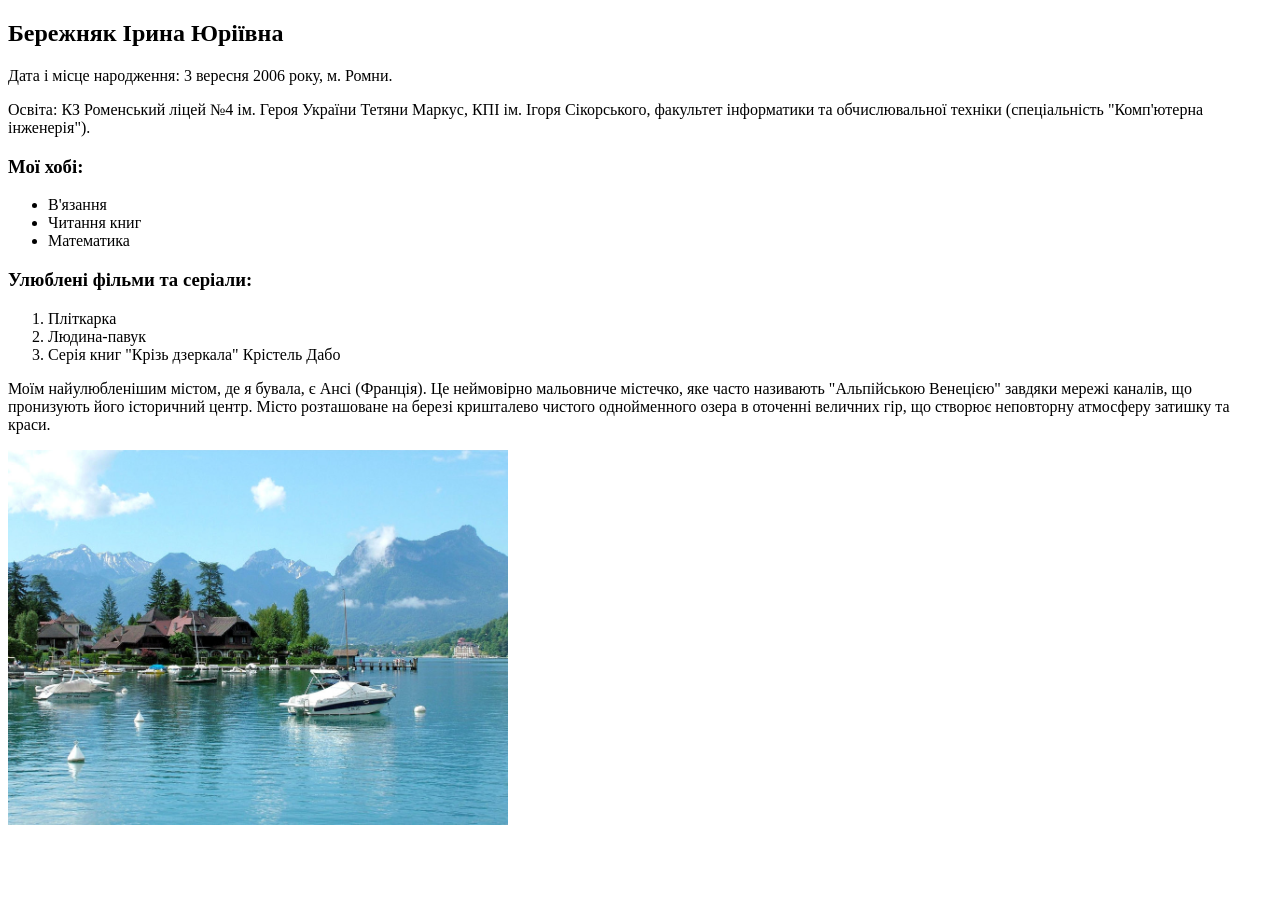
<file: lab1/index.html>
<!DOCTYPE html>
<html lang="uk">
<head>
    <meta charset="UTF-8">
    <meta name="keywords" content="HTML, лабораторна робота, КПІ, ФІОТ, комп'ютерна інженерія">
    <meta name="description" content="Лабораторна робота №1 з Основ FE-технологій">
    <title>Бережняк І. Ю. - ІО-43 - ЛР1 - Варіант 4</title>
</head>
<body>
    <h2>Бережняк Ірина Юріївна</h2>
    <p>Дата і місце народження: 3 вересня 2006 року, м. Ромни.</p>
    <p>Освіта: КЗ Роменський ліцей №4 ім. Героя України Тетяни Маркус, КПІ ім. Ігоря Сікорського, факультет інформатики та обчислювальної техніки (спеціальність "Комп'ютерна інженерія").</p>

    <h3>Мої хобі:</h3>
    <ul>
        <li>В'язання</li>
        <li>Читання книг</li>
        <li>Математика</li>
    </ul>

    <h3>Улюблені фільми та серіали:</h3>
    <ol>
        <li>Пліткарка</li>
        <li>Людина-павук</li>
        <li>Серія книг "Крізь дзеркала" Крістель Дабо</li>
    </ol>

    <p>Моїм найулюбленішим містом, де я бувала, є Ансі (Франція). Це неймовірно мальовниче містечко, яке часто називають "Альпійською Венецією" завдяки мережі каналів, що пронизують його історичний центр. Місто розташоване на березі кришталево чистого однойменного озера в оточенні величних гір, що створює неповторну атмосферу затишку та краси.</p>
    <a href="https://comfort.travel/tour/ansi-frantsiya/">
        <img src="f631c69b4bde1b4c4d58fe768b2d7216-1071x803.jpg" alt="Фото міста Ансі" width="500">
    </a>
</body>
</html>
</file>
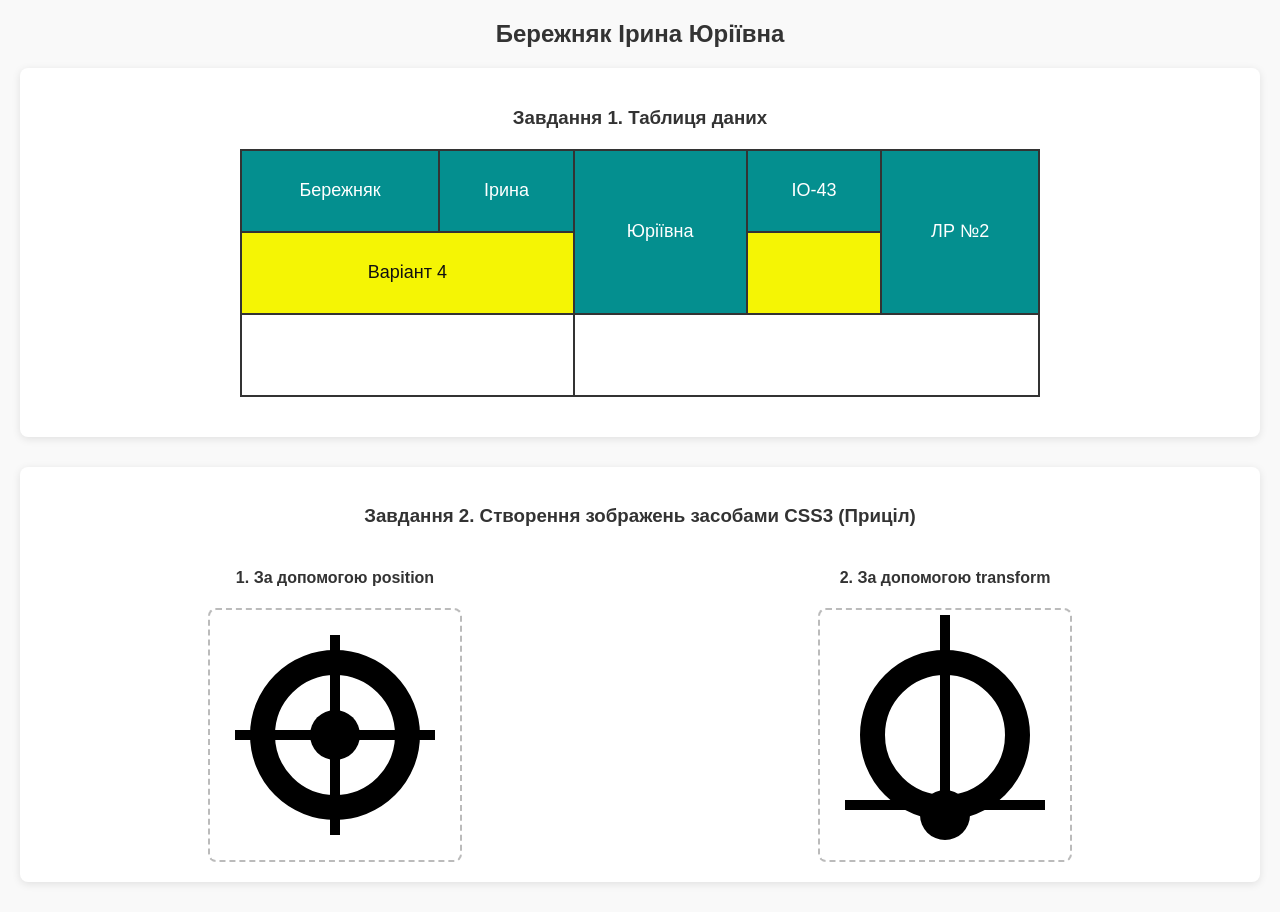
<file: lab2/index.html>
<!DOCTYPE html>
<html lang="uk">
<head>
    <meta charset="UTF-8">
    <title>Бережняк І. Ю. - ІО-43 - ЛР2 - Варіант 4</title>
    <link rel="stylesheet" href="style.css">
</head>
<body>
    <header>
        <h2>Бережняк Ірина Юріївна</h2>
    </header>
    
    <main>
        <section class="task-section">
            <h3>Завдання 1. Таблиця даних</h3>
            <table class="variant-table">
                <tr class="row-1">
                    <td>Бережняк</td>
                    <td>Ірина</td>
                    <td rowspan="2">Юріївна</td>
                    <td>ІО-43</td>
                    <td rowspan="2">ЛР №2</td>
                </tr>
                <tr class="row-2">
                    <td colspan="2">Варіант 4</td>
                    <td>&nbsp;</td>
                </tr>
                <tr class="row-3">
                    <td colspan="2">&nbsp;</td>
                    <td colspan="3">&nbsp;</td>
                </tr>
            </table>
        </section>

        <section class="task-section">
            <h3>Завдання 2. Створення зображень засобами CSS3 (Приціл)</h3>
            <div class="figures-container">
                
                <div class="figure-card">
                    <h4>1. За допомогою position</h4>
                    <div class="canvas">
                        <div class="target-position">
                            <div class="circle-outer"></div>
                            <div class="line-h"></div>
                            <div class="line-v"></div>
                            <div class="circle-inner"></div>
                        </div>
                    </div>
                </div>

                <div class="figure-card">
                    <h4>2. За допомогою transform</h4>
                    <div class="canvas">
                        <div class="target-transform">
                            <div class="circle-outer"></div>
                            <div class="line-h"></div>
                            <div class="line-v"></div>
                            <div class="circle-inner"></div>
                        </div>
                    </div>
                </div>

            </div>
        </section>
    </main>
</body>
</html>
</file>
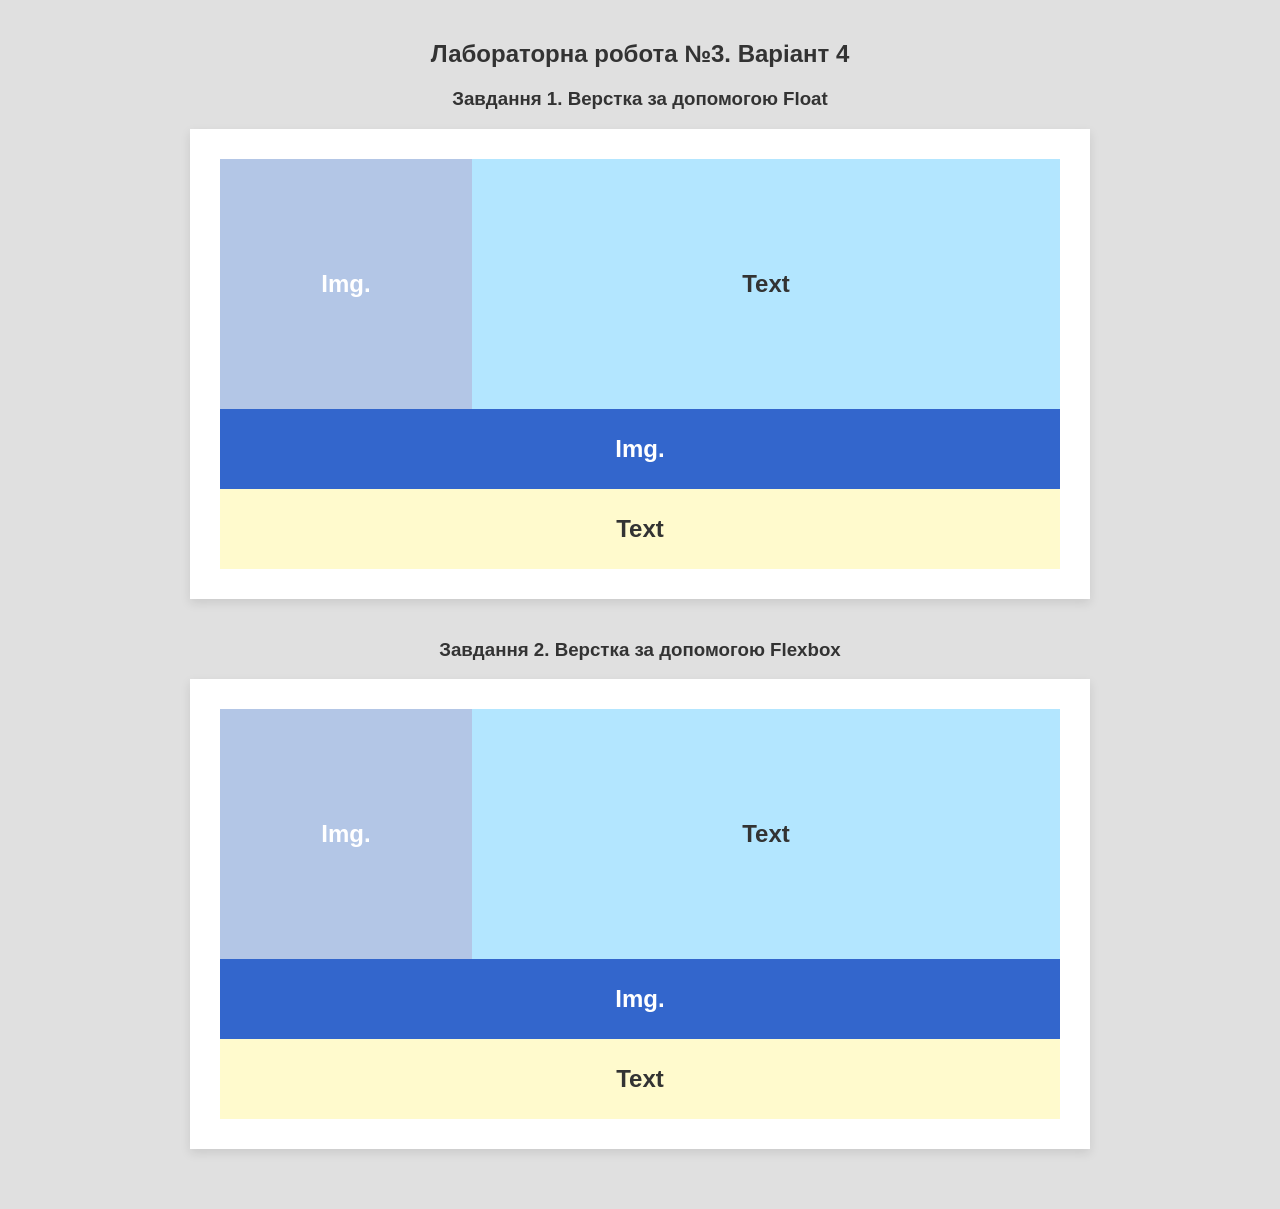
<file: lab3/index.html>
<!DOCTYPE html>
<html lang="uk">
<head>
    <meta charset="UTF-8">
    <meta name="viewport" content="width=device-width, initial-scale=1.0">
    <title>Бережняк І. Ю. - ІО-43 - ЛР3 - Варіант 4</title>
    <link rel="stylesheet" href="style.css">
</head>
<body>
    <h2>Лабораторна робота №3. Варіант 4</h2>

    <h3>Завдання 1. Верстка за допомогою Float</h3>
    <div class="layout-container float-layout">
        <div class="row">
            <div class="box c-top-left top-left">Img.</div>
            <div class="box c-top-right top-right">Text</div>
        </div>
        <div class="box c-middle middle">Img.</div>
        <div class="box c-bottom bottom">Text</div>
    </div>

    <h3>Завдання 2. Верстка за допомогою Flexbox</h3>
    <div class="layout-container flex-layout">
        <div class="row">
            <div class="box c-top-left top-left">Img.</div>
            <div class="box c-top-right top-right">Text</div>
        </div>
        <div class="box c-middle middle">Img.</div>
        <div class="box c-bottom bottom">Text</div>
    </div>

</body>
</html>
</file>
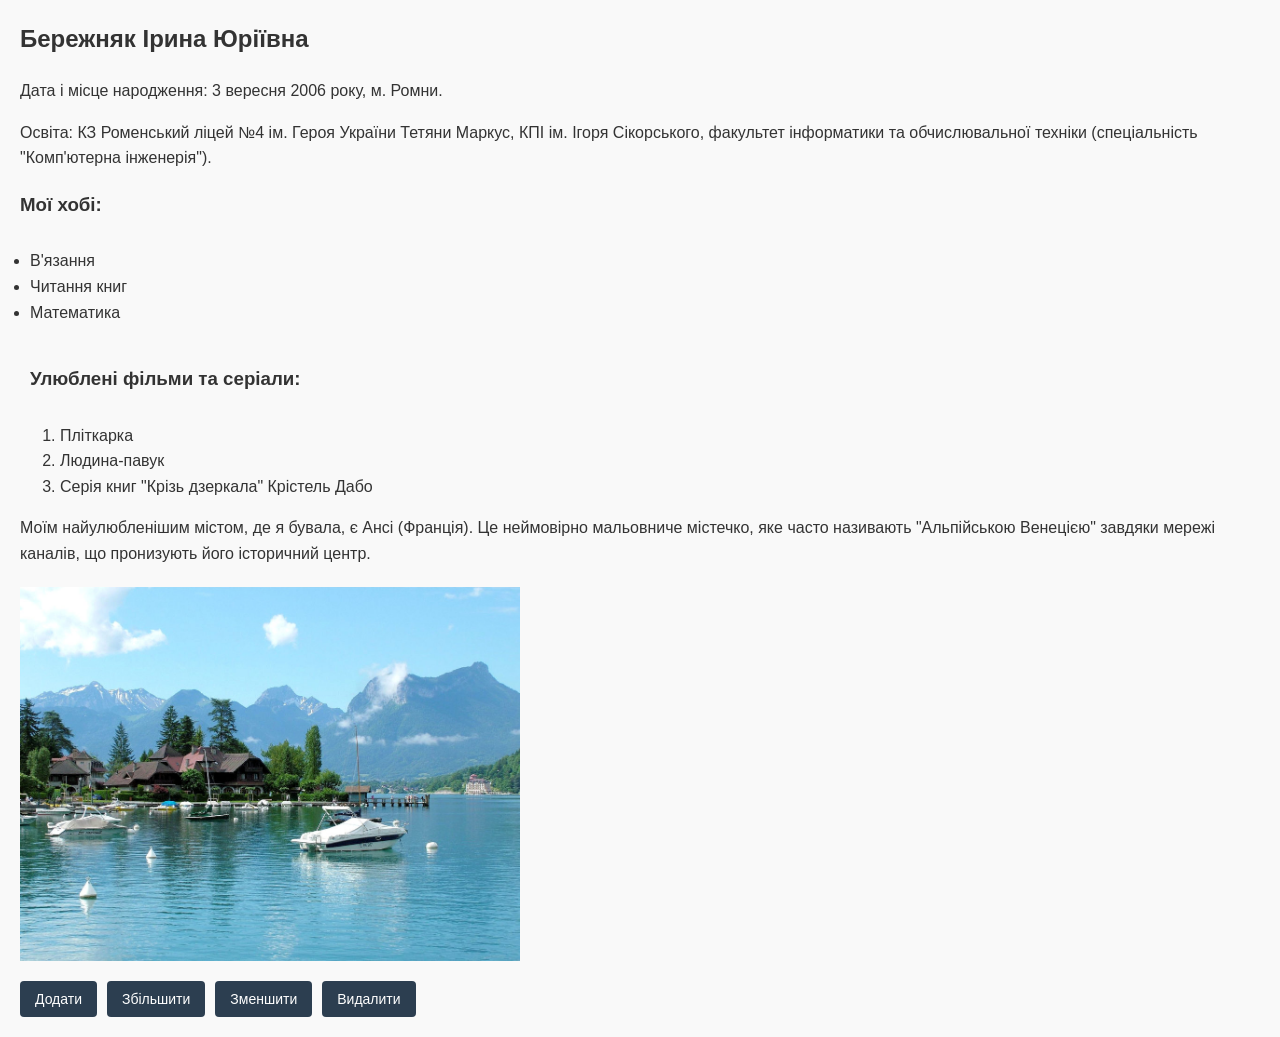
<file: lab4/index.html>
<!DOCTYPE html>
<html lang="uk">
<head>
    <meta charset="UTF-8">
    <meta name="keywords" content="HTML, CSS, JavaScript, DOM, КПІ, ФІОТ">
    <meta name="description" content="Лабораторна робота №4 з Основ FE-технологій">
    <title>Бережняк І. Ю. - ІО-43 - ЛР4 - Варіант 4</title>
    <link rel="stylesheet" href="style.css">
</head>
<body>

    <h2 id="elem1">Бережняк Ірина Юріївна</h2>

    <p id="elem2">Дата і місце народження: 3 вересня 2006 року, м. Ромни.</p>

    <p id="elem3">Освіта: КЗ Роменський ліцей №4 ім. Героя України Тетяни Маркус, КПІ ім. Ігоря Сікорського, факультет інформатики та обчислювальної техніки (спеціальність "Комп'ютерна інженерія").</p>

    <h3 id="elem4">Мої хобі:</h3>

    <ul id="elem5" class="clickable">
        <li>В'язання</li>
        <li>Читання книг</li>
        <li>Математика</li>
    </ul>

    <h3 id="elem6" class="clickable">Улюблені фільми та серіали:</h3>

    <ol id="elem7">
        <li>Пліткарка</li>
        <li>Людина-павук</li>
        <li>Серія книг "Крізь дзеркала" Крістель Дабо</li>
    </ol>

    <p id="elem8">Моїм найулюбленішим містом, де я бувала, є Ансі (Франція). Це неймовірно мальовниче містечко, яке часто називають "Альпійською Венецією" завдяки мережі каналів, що пронизують його історичний центр.</p>

    <div id="image-container">
        <a href="https://comfort.travel/tour/ansi-frantsiya/" id="city-link">
            <img id="city-img" src="f631c69b4bde1b4c4d58fe768b2d7216-1071x803.jpg" alt="Фото міста Ансі" width="500">
        </a>
    </div>

    <div class="controls">
        <button id="btn-add">Додати</button>
        <button id="btn-zoom-in">Збільшити</button>
        <button id="btn-zoom-out">Зменшити</button>
        <button id="btn-delete">Видалити</button>
    </div>

    <script src="script.js"></script>
</body>
</html>
</file>
<file: lab2/style.css>
body {
    font-family: Arial, sans-serif;
    margin: 20px;
    background-color: #f9f9f9;
    color: #333;
}
h2, h3, h4 {
    text-align: center;
}
.task-section {
    background: #ffffff;
    padding: 20px;
    margin-bottom: 30px;
    border-radius: 8px;
    box-shadow: 0 2px 8px rgba(0,0,0,0.1);
}

.variant-table {
    width: 100%;
    max-width: 800px;
    margin: 20px auto;
    border-collapse: collapse;
    font-size: 18px;
    text-align: center;
}
.variant-table td {
    padding: 15px;
    border: 2px solid #333;
    transition: background-color 0.3s ease, color 0.3s ease;
    height: 50px;
}
.row-1 {
    background-color: #048f8f;
    color: #ffffff;
}
.row-2 {
    background-color: #f5f504;
    color: #111111;
}
.row-3 {
    background-color: #ffffff;
    color: #333333;
}
.row-1:hover {
    background-color: #f5f504;
    color: #111111;
}
.row-2:hover {
    background-color: #048f8f;
    color: #ffffff;
}

.figures-container {
    display: flex;
    justify-content: space-around;
    flex-wrap: wrap;
    gap: 20px;
    margin-top: 20px;
}
.figure-card {
    text-align: center;
}
.canvas {
    width: 250px;
    height: 250px;
    border: 2px dashed #bbb;
    background-color: #fff;
    border-radius: 8px;
    display: flex;
    justify-content: center;
    align-items: center;
}

.circle-outer {
    width: 120px;
    height: 120px;
    border: 25px solid #000;
    border-radius: 50%;
}
.circle-inner {
    width: 50px;
    height: 50px;
    background-color: #000;
    border-radius: 50%;
}
.line-h {
    width: 200px;
    height: 10px;
    background-color: #000;
}
.line-v {
    width: 10px;
    height: 200px;
    background-color: #000;
}

.target-position {
    position: relative;
    width: 200px;
    height: 200px;
}
.target-position > div {
    position: absolute;
}
.target-position .circle-outer {
    top: 15px;
    left: 15px;
}
.target-position .circle-inner {
    top: 75px;
    left: 75px;
}
.target-position .line-h {
    top: 95px;
    left: 0;
}
.target-position .line-v {
    top: 0;
    left: 95px;
}

.target-transform {
    width: 0; 
    height: 0;
}
.target-transform > div {
    margin-left: -100px;
    margin-top: -100px;
}
.target-transform .circle-outer {
    transform: translate(15px, 15px);
}
.target-transform .circle-inner {
    transform: translate(75px, 75px);
}
.target-transform .line-h {
    transform: translate(0px, 95px);
}
.target-transform .line-v {
    transform: translate(95px, 0px);
}
</file>
<file: lab3/style.css>
* {
    box-sizing: border-box;
}

body {
    font-family: Arial, sans-serif;
    background-color: #e0e0e0;
    margin: 0;
    padding: 20px;
}

h2, h3 {
    text-align: center;
    color: #333;
}

.layout-container {
    width: 80%;
    max-width: 900px;
    margin: 0 auto 40px auto;
    background: #ffffff;
    padding: 30px;
    box-shadow: 0 4px 10px rgba(0,0,0,0.1);
}

.box {
    text-align: center;
    font-weight: bold;
    font-size: 24px;
    color: #ffffff;
}

.c-top-left { background-color: #b3c6e6; }
.c-top-right { background-color: #b3e6ff; color: #333; }
.c-middle { background-color: #3366cc; }
.c-bottom { background-color: #fffacd; color: #333; }


.float-layout .row::after {
    content: "";
    display: table;
    clear: both;
}

.float-layout .top-left {
    float: left;
    width: 30%;
    height: 250px;
    line-height: 250px;
}

.float-layout .top-right {
    float: left;
    width: 70%;
    height: 250px;
    line-height: 250px;
}

.float-layout .middle {
    clear: both;
    width: 100%;
    height: 80px;
    line-height: 80px;
}

.float-layout .bottom {
    width: 100%;
    height: 80px;
    line-height: 80px;
}

.flex-layout {
    display: flex;
    flex-direction: column;
}

.flex-layout .row {
    display: flex;
    width: 100%;
}

.flex-layout .top-left {
    width: 30%;
    height: 250px;
    display: flex;
    align-items: center;
    justify-content: center;
}

.flex-layout .top-right {
    width: 70%;
    height: 250px;
    display: flex;
    align-items: center;
    justify-content: center;
}

.flex-layout .middle {
    width: 100%;
    height: 80px;
    display: flex;
    align-items: center;
    justify-content: center;
}

.flex-layout .bottom {
    width: 100%;
    height: 80px;
    display: flex;
    align-items: center;
    justify-content: center;
}
</file>
<file: lab4/style.css>
body {
    font-family: Arial, sans-serif;
    margin: 20px;
    background-color: #f9f9f9;
    color: #333;
    line-height: 1.6;
}

.clickable {
    cursor: pointer;
    padding: 10px;
    border-radius: 5px;
    transition: background-color 0.3s, color 0.3s;
}

.active-style-1 {
    background-color: #4a90e2 !important;
    color: #ffffff !important;
}

.active-style-2 {
    background-color: #e67e22 !important;
    color: #ffffff !important;
}

#image-container {
    margin: 20px 0;
}

#city-img {
    transition: width 0.3s ease;
    display: block;
}

.controls {
    margin-top: 15px;
    display: flex;
    gap: 10px;
}

.controls button {
    padding: 10px 15px;
    font-size: 14px;
    border: none;
    background-color: #2c3e50;
    color: white;
    border-radius: 4px;
    cursor: pointer;
    transition: background-color 0.2s;
}

.controls button:hover {
    background-color: #34495e;
}
</file>
